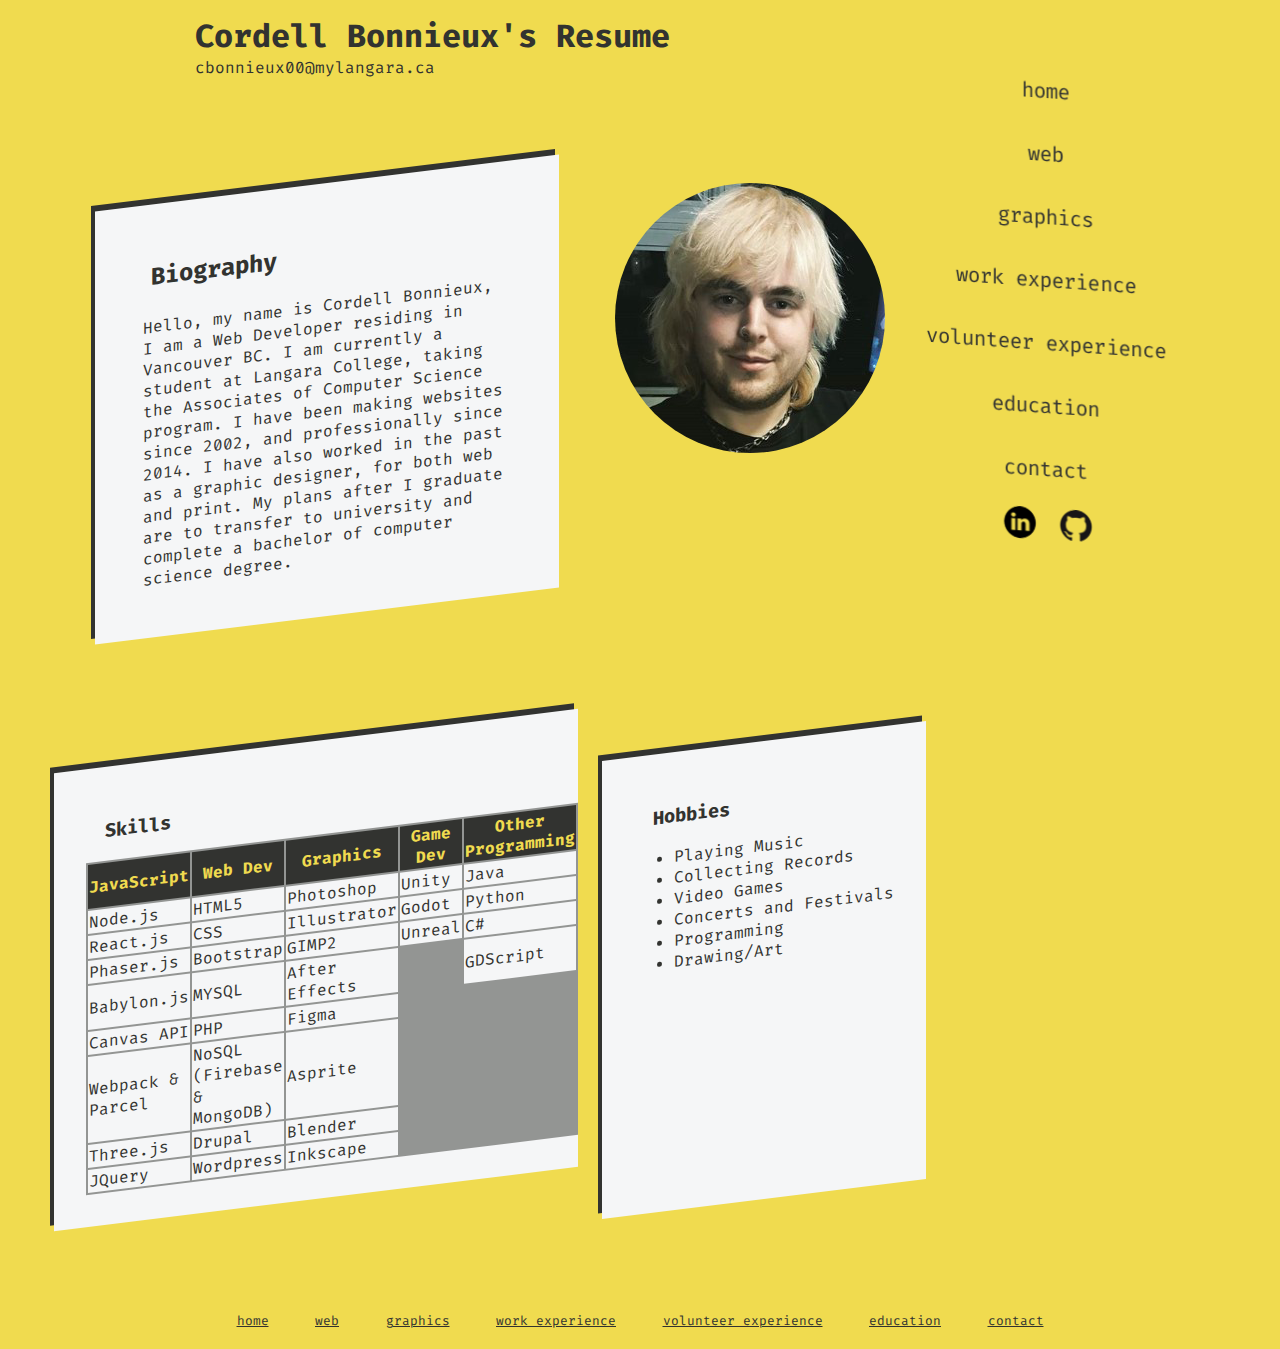
<file: index.html>
<!doctype html>
<html lang="en">
<head>
  <meta charset="utf-8">
  <meta name="viewport" content="width=device-width, initial-scale=1">

  <title>Cordell Bonnieux's Resume</title>
  <meta name="description" content="Cordell's resume home page">
  <meta name="author" content="Cordell Bonnieux">

  <link rel="icon" href="assets/favicon.ico">
  <link rel="stylesheet" href="assets/style.css">
  <script src="assets/script.js" defer></script>
</head>
<body id="home">
    <header></header>
    <main>
        <section class="text">
            <h2>Biography</h2>
                <p>
                    Hello, my name is Cordell Bonnieux, I am a Web Developer residing in Vancouver BC.
                    I am currently a student at Langara College, taking the Associates of Computer Science program.
                    I have been making websites since 2002, and professionally since 2014. I have also worked in the past
                    as a graphic designer, for both web and print. My plans after I graduate are to transfer to university
                    and complete a bachelor of computer science degree.
                </p>
        </section>
        <section>
            <img src="img/avatar.png" alt="Cordell's headshot" id="avatar">
        </section>
    </main>
    <div id="secondary">
        <section class="text">
            <h3>Skills</h3>
            <table>
                <tr>
                    <th>JavaScript</th>
                    <th>Web Dev</th>
                    <th>Graphics</th>
                    <th>Game Dev</th>
                    <th>Other Programming</th>
                </tr>
                <tr>
                    <td>
                        Node.js
                    </td>
                    <td>
                        HTML5
                    </td>
                    <td>
                        Photoshop
                    </td>
                    <td>
                        Unity
                    </td>
                    <td>
                        Java
                    </td>
                </tr>
                <tr>
                    <td>
                        React.js
                    </td>
                    <td>
                        CSS
                    </td>
                    <td>
                        Illustrator
                    </td>
                    <td>
                        Godot
                    </td>
                    <td>
                        Python
                    </td>
                </tr>
                <tr>
                    <td>
                        Phaser.js
                    </td>
                    <td>
                        Bootstrap
                    </td>
                    <td>
                        GIMP2
                    </td>
                    <td>
                        Unreal
                    </td>
                    <td>
                        C#
                    </td>
                </tr>
                <tr>
                    <td>
                        Babylon.js
                    </td>
                    <td>
                        MYSQL
                    </td>
                    <td>
                        After Effects
                    </td>
                    <td style="opacity:0;">
                        
                    </td>
                    <td>
                        GDScript
                    </td>
                </tr>
                <tr>
                    <td>
                        Canvas API
                    </td>
                    <td>
                        PHP
                    </td>
                    <td>
                        Figma
                    </td>
                </tr>
                <tr>
                    <td>
                        Webpack & Parcel
                    </td>
                    <td>
                        NoSQL (Firebase & MongoDB)
                    </td>
                    <td>
                        Asprite
                    </td>
                </tr>
                <tr>
                    <td>
                        Three.js
                    </td>
                    <td>
                        Drupal
                    </td>
                    <td>
                        Blender
                    </td>
                </tr>
                <tr>
                    <td>
                        JQuery
                    </td>
                    <td>
                        Wordpress
                    </td>
                    <td>
                        Inkscape
                    </td>
                </tr>
            </table>
        </section>
        <section class="text">
            <h3>Hobbies</h3>
            <ul>
                <li>Playing Music</li>
                <li>Collecting Records</li>
                <li>Video Games</li>
                <li>Concerts and Festivals</li>
                <li>Programming</li>
                <li>Drawing/Art</li>
            </ul>
        </section>
    </div>
    <footer></footer>
</body>
</html>
</file>
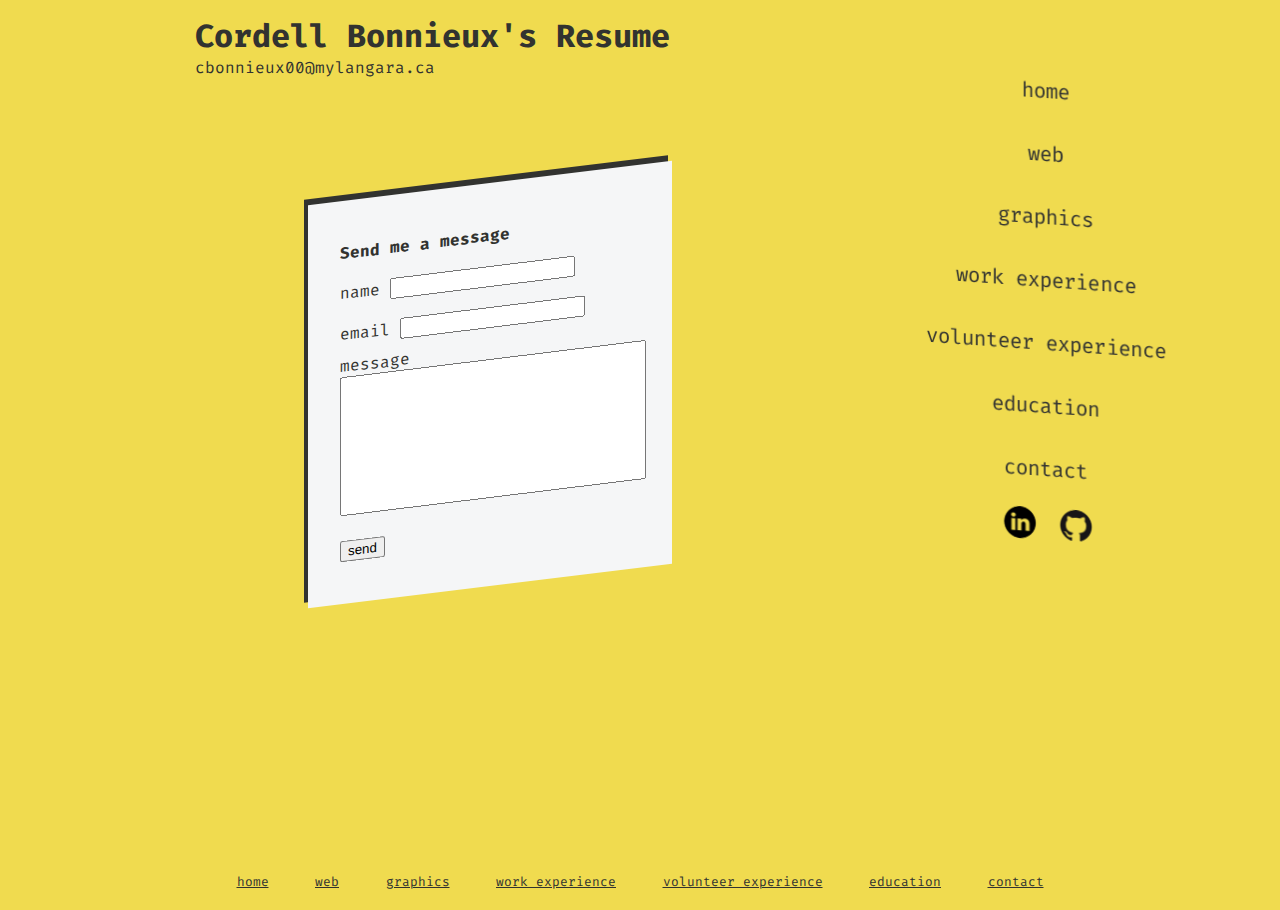
<file: pages/contact.html>
<!doctype html>
<html lang="en">
<head>
  <meta charset="utf-8">
  <meta name="viewport" content="width=device-width, initial-scale=1">

  <title>Contact</title>
  <meta name="description" content="Web applications">
  <meta name="author" content="Cordell Bonnieux">

  <link rel="icon" href="../assets/favicon.ico">
  <link rel="stylesheet" href="../assets/style.css">
  <script src="../assets/script.js" defer></script>
</head>
<body id="work">
    <header></header>
    <main>
        <section class="text">
            <form action="http://webdevbasics.net/scripts/demo.php" method="post">
                <h4>Send me a message</h4>
                <label for="name">name</label>
                <input type="text" id="name" required>
                <br>
                <label for="email">email</label>
                <input type="email" id="email" required>
                <br>
                <label for="message">message</label>
                <br>
                <textarea id="message" required></textarea>
                <br>
                <input type="submit" value="send">
            </form>
        </section>
    </main>
    <footer></footer>
</body>
</html>
</file>
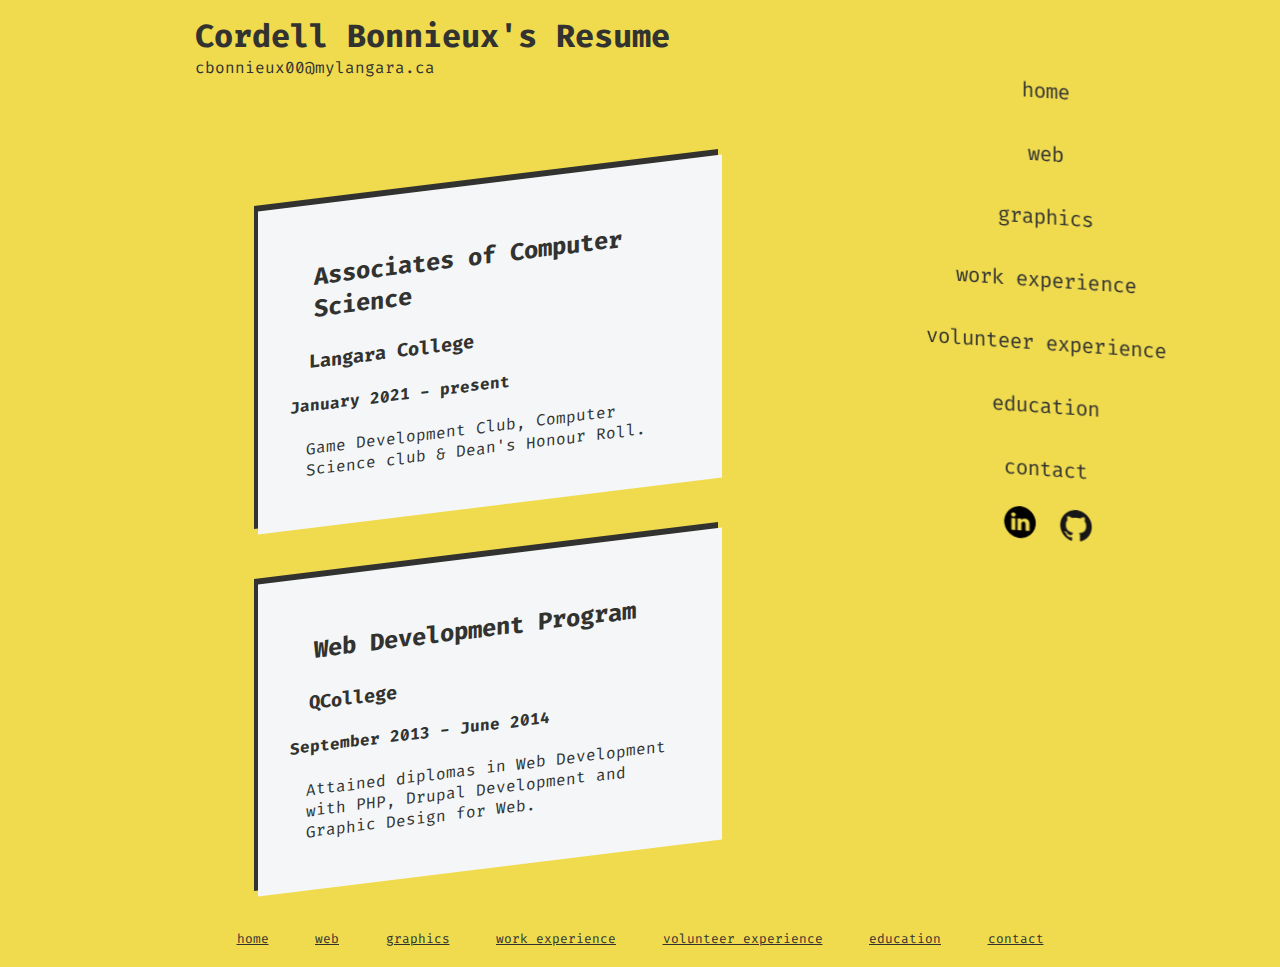
<file: pages/education.html>
<!doctype html>
<html lang="en">
<head>
  <meta charset="utf-8">
  <meta name="viewport" content="width=device-width, initial-scale=1">

  <title>Education</title>
  <meta name="description" content="Web applications">
  <meta name="author" content="Cordell Bonnieux">

  <link rel="icon" href="../assets/favicon.ico">
  <link rel="stylesheet" href="../assets/style.css">
  <script src="../assets/script.js" defer></script>
</head>
<body id="education">
    <header></header>
    <main>
        <section class="text">
            <h2>Associates of Computer Science</h2>
            <h3>Langara College</h3>
            <h4>January 2021 - present</h4>
            <p>
                Game Development Club, Computer Science club & Dean's Honour Roll.
            </p>
        </section>
        <section class="text">
            <h2>Web Development Program</h2>
            <h3>QCollege</h3>
            <h4>September 2013 - June 2014</h4>
            <p>
                Attained diplomas in Web Development with PHP, Drupal Development and Graphic Design for Web.
            </p>
        </section>
    </main>
    <footer></footer>
</body>
</html>
</file>
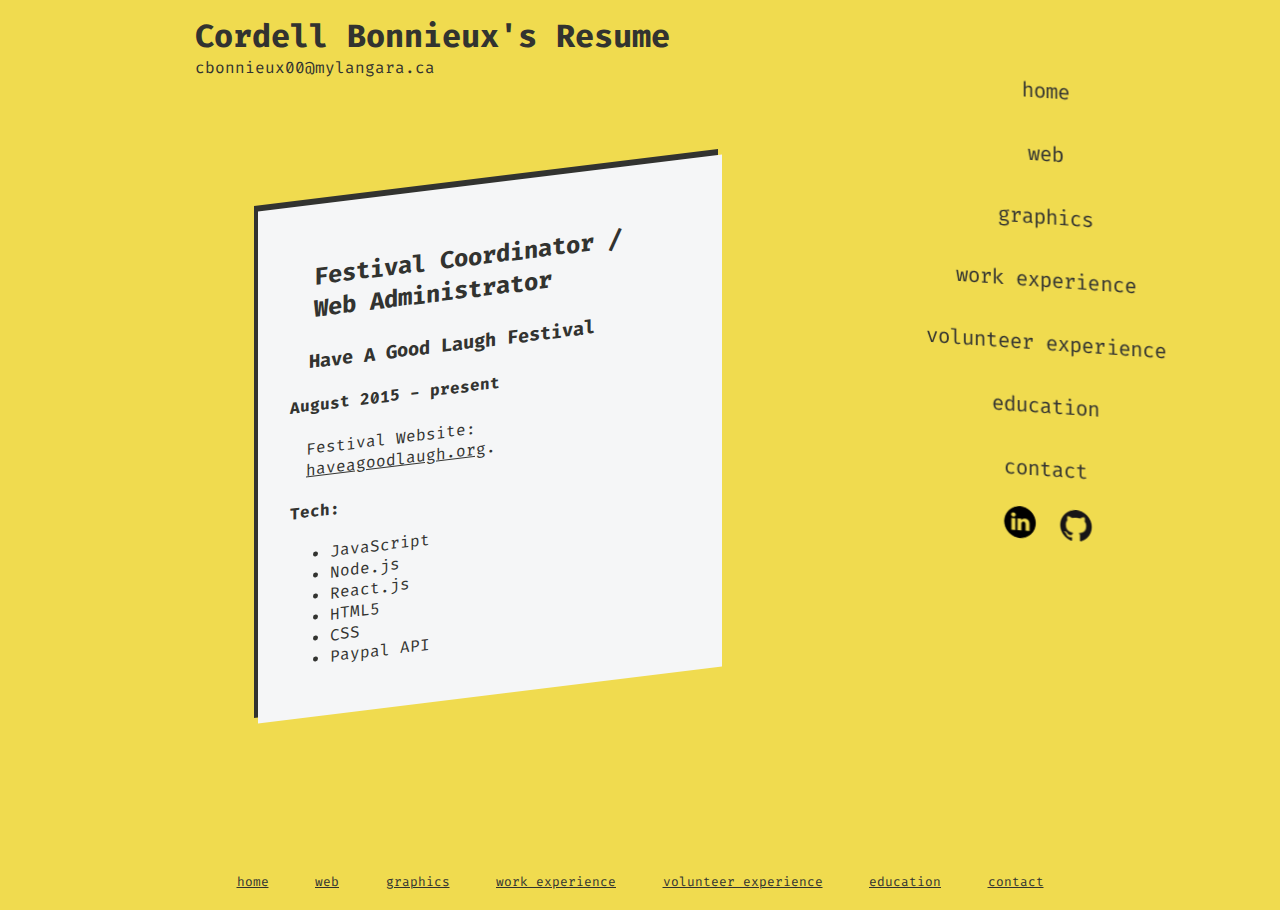
<file: pages/volunteerexperience.html>
<!doctype html>
<html lang="en">
<head>
  <meta charset="utf-8">
  <meta name="viewport" content="width=device-width, initial-scale=1">

  <title>Volunteer Experience</title>
  <meta name="description" content="Web applications">
  <meta name="author" content="Cordell Bonnieux">

  <link rel="icon" href="../assets/favicon.ico">
  <link rel="stylesheet" href="../assets/style.css">
  <script src="../assets/script.js" defer></script>
</head>
<body id="work">
    <header></header>
    <main>
        <section class="text">
            <h2>Festival Coordinator / Web Administrator</h2>
            <h3>Have A Good Laugh Festival</h3>
            <h4>August 2015 - present</h4>
            <p>
                Festival Website: <a href="https://haveagoodlaugh.org">haveagoodlaugh.org</a>.
            </p>
            <aside>
                <h4>Tech:</h4>
                <ul>
                    <li>JavaScript</li>
                    <li>Node.js</li>
                    <li>React.js</li>
                    <li>HTML5</li>
                    <li>CSS</li>
                    <li>Paypal API</li>
                </ul>
            </aside>
        </section>
    </main>
    <footer></footer>
</body>
</html>
</file>
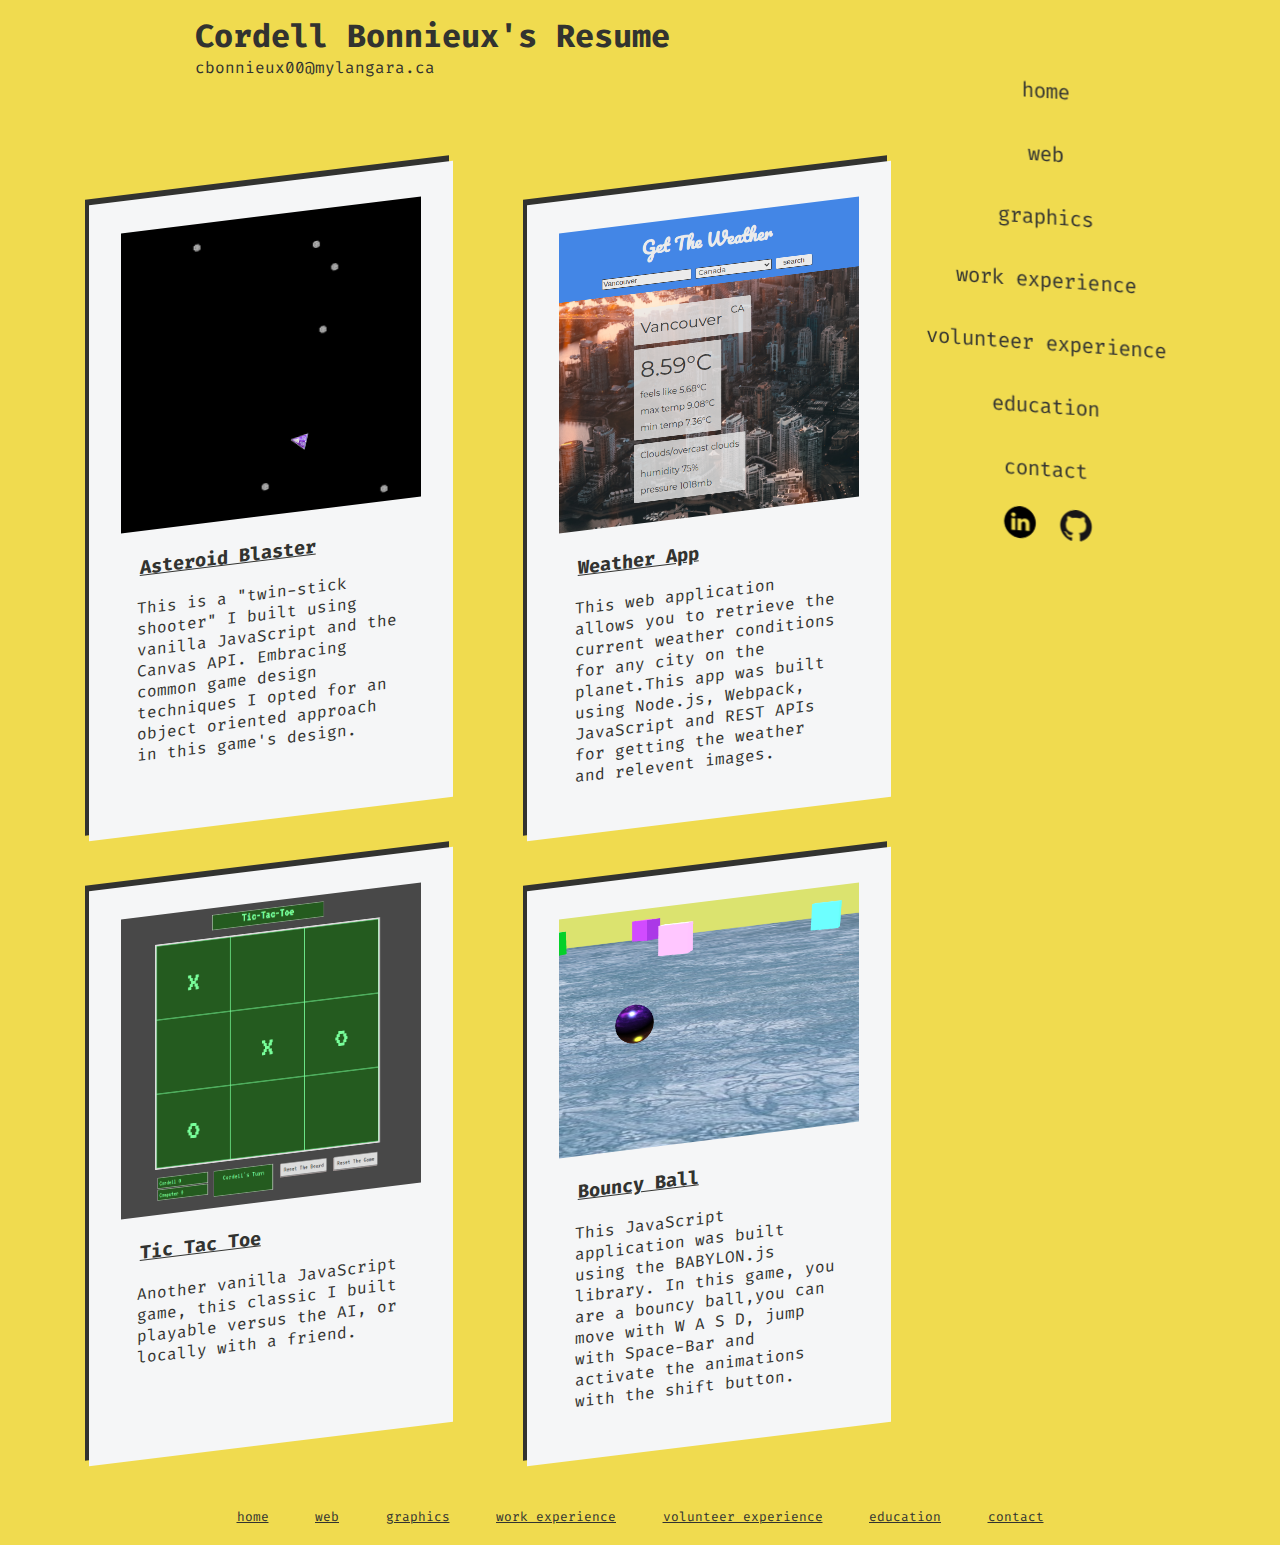
<file: pages/web.html>
<!doctype html>
<html lang="en">
<head>
  <meta charset="utf-8">
  <meta name="viewport" content="width=device-width, initial-scale=1">

  <title>Web Apps</title>
  <meta name="description" content="Web applications">
  <meta name="author" content="Cordell Bonnieux">

  <link rel="icon" href="../assets/favicon.ico">
  <link rel="stylesheet" href="../assets/style.css">
  <script src="../assets/script.js" defer></script>
</head>
<body id="web">
    <header></header>
    <main>
    </main>
    <footer></footer>
</body>
</html>
</file>
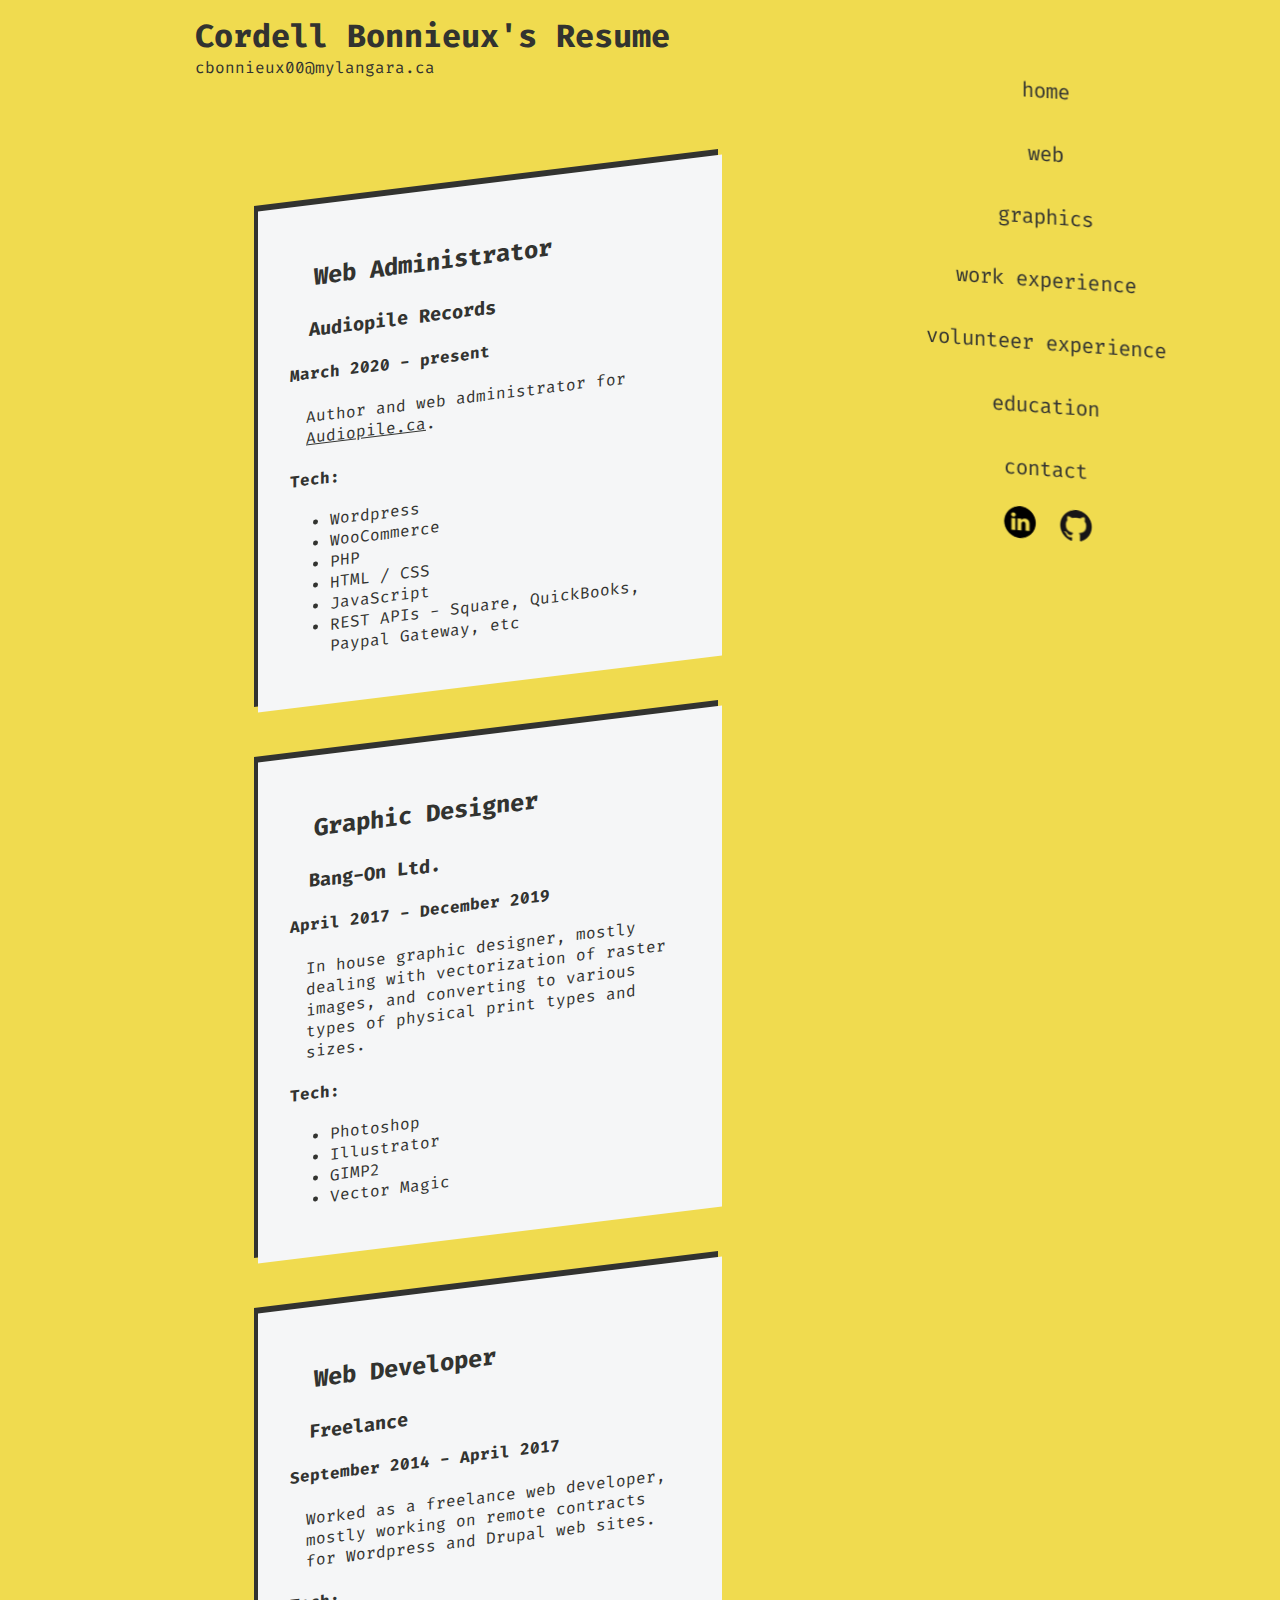
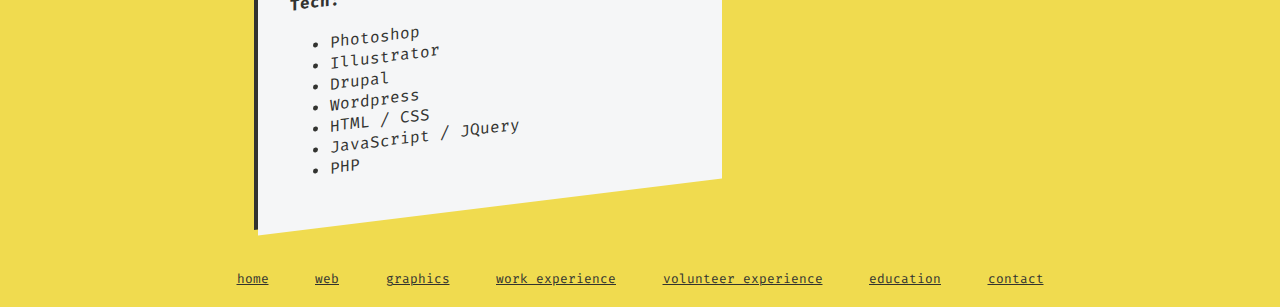
<file: pages/workexperience.html>
<!doctype html>
<html lang="en">
<head>
  <meta charset="utf-8">
  <meta name="viewport" content="width=device-width, initial-scale=1">

  <title>Work Experience</title>
  <meta name="description" content="Web applications">
  <meta name="author" content="Cordell Bonnieux">

  <link rel="icon" href="../assets/favicon.ico">
  <link rel="stylesheet" href="../assets/style.css">
  <script src="../assets/script.js" defer></script>
</head>
<body id="work">
    <header></header>
    <main>
        <section class="text">
            <h2>Web Administrator</h2>
            <h3>Audiopile Records</h3>
            <h4>March 2020 - present</h4>
            <p>
                Author and web administrator for <a href="https://audiopile.ca">Audiopile.ca</a>.
            </p>
            <aside>
                <h4>Tech:</h4>
                <ul>
                    <li>Wordpress</li>
                    <li>WooCommerce</li>
                    <li>PHP</li>
                    <li>HTML / CSS</li>
                    <li>JavaScript</li>
                    <li>REST APIs - Square, QuickBooks, Paypal Gateway, etc</li>
                </ul>
            </aside>
        </section>
        <section class="text">
            <h2>Graphic Designer</h2>
            <h3>Bang-On Ltd.</h3>
            <h4>April 2017 - December 2019</h4>
            <p>
                In house graphic designer, mostly dealing with vectorization of raster images, and converting to 
                various types of physical print types and sizes.
            </p>
            <aside>
                <h4>Tech:</h4>
                <ul>
                    <li>Photoshop</li>
                    <li>Illustrator</li>
                    <li>GIMP2</li>
                    <li>Vector Magic</li>
                </ul>
            </aside>
        </section>
        <section class="text">
            <h2>Web Developer</h2>
            <h3>Freelance</h3>
            <h4>September 2014 - April 2017</h4>
            <p>
                Worked as a freelance web developer, mostly working on remote contracts for Wordpress and Drupal web sites.
            </p>
            <aside>
                <h4>Tech:</h4>
                <ul>
                    <li>Photoshop</li>
                    <li>Illustrator</li>
                    <li>Drupal</li>
                    <li>Wordpress</li>
                    <li>HTML / CSS</li>
                    <li>JavaScript / JQuery</li>
                    <li>PHP</li>
                </ul>
            </aside>
        </section>
    </main>
    <footer></footer>
</body>
</html>
</file>
<file: assets/style.css>
/*
 * CPSC 1030 - Term Project Demo
 * Cordell Bonnieux 100372192
 */

/*
* imports
*/
@import url('https://fonts.googleapis.com/css2?family=Fira+Code:wght@300;400;500;600;700&display=swap');

/*
* reset & general styles
*/
html {
    margin: 0;
    overflow-x: hidden;
}

body {
    margin: 0;
    background-color: #f0db4f;
    color: #323330;
    font-family: 'Fira Code', monospace;
    position: relative;
    min-height: 100vh;
    width: 100vw;
}

a {
    color: inherit;
    text-decoration: underline;
}

a:hover {
    text-decoration: none;
}

.social {
    cursor: pointer;
    margin: 2px 12px;
    border-radius: 32px;
    background-color: transparent;
    transition: 0.3s;
}

.social:hover {
    background-color: #f5f6f7;
    transform: rotate(360deg);
}

.block {
    display: block;
    max-width: 300px;
}

.none {
    display: none;
}

/*
* header & navigation
*/
header {
    color: #323330;
    text-align: center;
    max-width: 900px;
    margin: 0 auto;
}

header a {
    color: #323330;
    text-decoration: none;
}

header #wrap {
    max-width: 80%;
    margin: 10px 0;
    padding:5px;
    text-align: left;
}

header #wrap h1 {
    margin: 0;
    padding: 0;
}

header nav #hamburger {
    z-index: 2;
    background-color: #f0db4f;
    cursor: pointer;
    position: fixed;
    top: 10px;
    right: 25px;
    width: 32px;
    height: 34px;
    margin: 4px;
    padding: 1px 3px 2px 3px;
    border-radius: 4px;
    border: 3px solid rgba(245, 245, 247, 0.4);
    transition: 0.5s;
}

header nav #hamburger:hover {
    border: 3px solid rgba(50, 51, 48, 7);
}

header nav #hamburger span{
    width: 32px;
    height: 4px;
    margin: 6px 0;
    display: block;
    background-color: #323330;
    border-radius: 4px;
}

header nav #socials, header nav ul {
    position: fixed;
    transform: skewY(4deg);
    margin: 0;
    z-index: 2;
    width: 50%;
    transition: 0.3s;
}

header nav #socials {
    padding-top: 6px;
    padding-left: 2px;
    top: 550px;
    right: 19px;
    background-color: #f0db4f;
}

header nav #socials a {
    text-decoration: none;
}

header nav ul {
    padding: 0;
    list-style: none;
    top: 60px;
    right: 20px;
}

header nav li {
    background-color: #f0db4f;
    padding: 18px;
    margin: -1px;
}

header nav li a{
    font-size: 1.4em;
}

header nav ul li a {
    border-bottom: 3px solid transparent;
    transition: 0.1s;
    font-size: 1.3em;
}

header nav ul li a:hover {
    border-bottom-color: #323330;
}

/*
*   main content area
*/
main, #secondary {
    display: flex;
    flex-wrap: wrap;
    justify-content: space-evenly;
    max-width: 700px;
    margin: 0 auto 0 auto;
    padding-bottom: 75px;
}

#secondary {
    padding-bottom: 125px;
}

#home main {
    flex-wrap: wrap-reverse;
}

#avatar, #home .text {
    margin: 25px 0;
}

#avatar {
    border-radius: 360px;
    cursor: pointer;
    transition: 1s;
}

#avatar:hover {
    transform: rotate(360deg)
}

main .text {
    max-width: 400px;
    min-width: 300px;
    margin: 25px;
}

#secondary .text {
    max-width: 460px;
    margin: 25px 10px;   
}

#grid {
    display: flex;
    flex-wrap: wrap;
    justify-content: space-evenly;
}

#grid .item {
    margin: 25px;
}

#grid .text, #grid img {
    max-width: 300px;
}

.text {
    background-color: #f5f6f7;
    color: #323330;
    padding: 2em;
    margin: 0;
    transform: skewY(-7deg);
    box-shadow: -4px -6px #323330;
}

.text h2, .text h3, .text p {
    margin: 1em;
    padding: 0;
}

table {
    font-size: 0.8em;
    border-spacing: 1;
    background-color: rgba(50, 51, 48, 0.5);
}

table th{
    background-color: #323330;
    color: #f0db4f;
}

table td {
    background-color: #f5f6f7;
}

form textarea{
    margin-top: 0;
    resize: none;
    width: 100%;
    height: 10em;
}

form * {
    margin: 10px 0;
}

/*
*   footer
*/
footer {
    position: absolute;
    bottom: 0;
    width: 100%;
}

footer ul {
    max-width: 900px;
    margin: 20px auto;
    list-style: none;
    padding: 0;
    display: flex;
    justify-content: space-evenly;
    font-size: 0.8em;
}

/*
* responsive styles for larger screens
*/
@media (min-width: 442px) { 
    header nav #socials {
        top: 523px;
    }

    header nav #hamburger {
        right: 15px;
    }
}

@media (min-width: 582px) { 
    header nav #socials {
       top: 500px; 
    }
}

@media (min-width: 830px) { 
    main {
        padding-right: 300px;
        margin-top: 25px;
    }

    #secondary {
        padding-right: 300px;
    }

    table {
        font-size: 1em;
    }

    header #hamburger {
        display: none;
    }

    .none {
        display: block;
        max-width: 300px;
    }

    header nav #socials, header nav li {
        background-color: transparent;
    }
}

@media (min-width: 1200px) { 
    main, #secondary {
        padding-right: 300px;
        max-width: 900px;
    }

    main {
        margin-top: 75px;
    }

    header nav ul, header nav #socials {
        left: 70%;
    }
}
</file>
